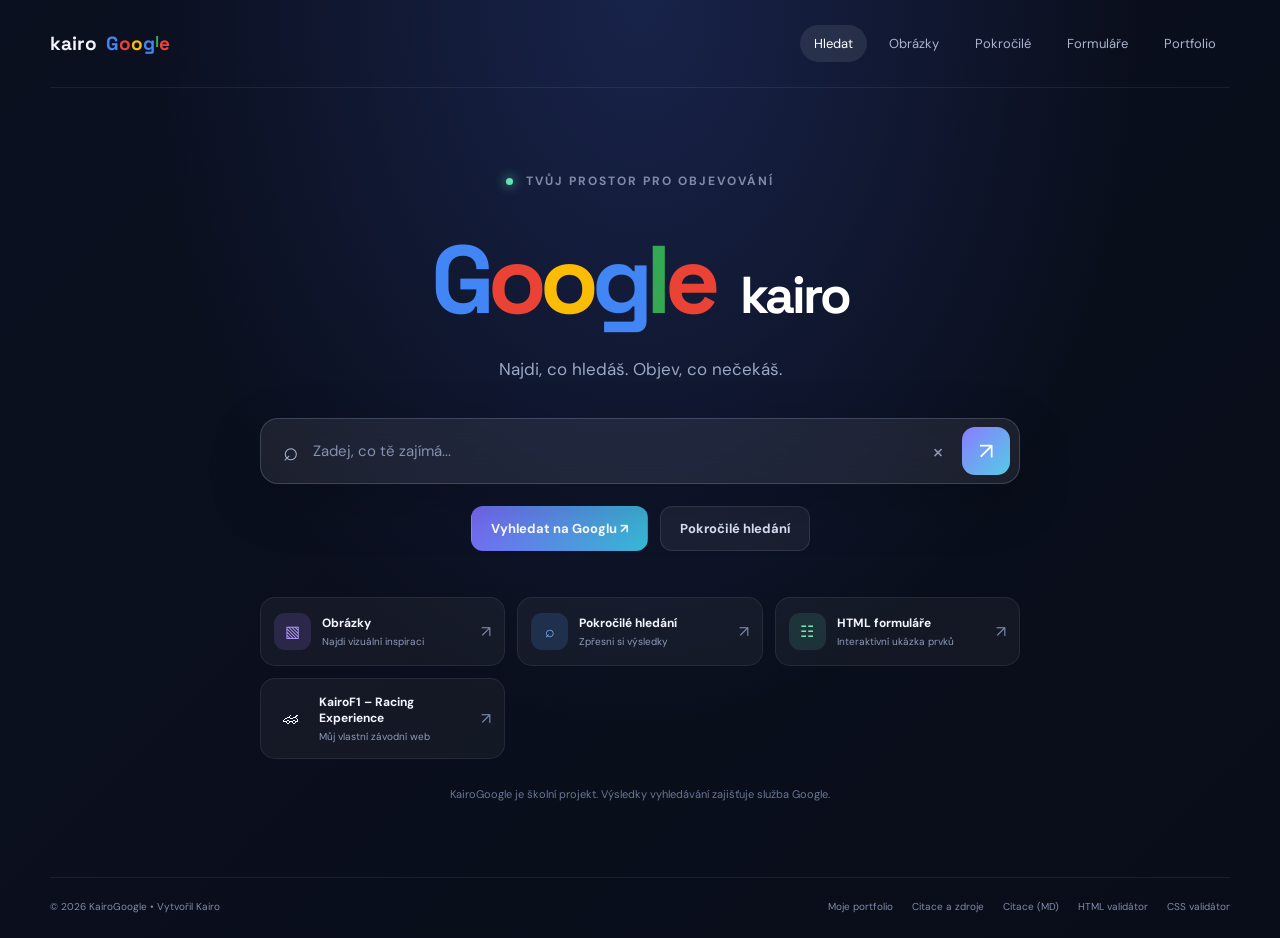
<file: index.html>
<!DOCTYPE html>
<html lang="cs">
<head>
    <meta charset="UTF-8">
    <meta name="viewport" content="width=device-width, initial-scale=1.0">
    <meta name="description" content="KairoGoogle – moderní vyhledávání na internetu.">
    <title>KairoGoogle – Moderní vyhledávání</title>

    <link rel="preconnect" href="https://fonts.googleapis.com">
    <link rel="preconnect" href="https://fonts.gstatic.com" crossorigin>
    <link href="https://fonts.googleapis.com/css2?family=DM+Sans:wght@400;500;600;700;800&family=Space+Grotesk:wght@500;600;700&display=swap" rel="stylesheet">

    <link rel="stylesheet" href="style.css">
</head>
<body>

    <header class="topbar">
        <a href="index.html" class="wordmark">
            <span class="kairo">kairo</span>
            <span class="google-letters">
                <i>G</i><b>o</b><em>o</em><strong>g</strong><small>l</small><u>e</u>
            </span>
        </a>

        <nav>
            <a class="active" href="index.html">Hledat</a>
            <a href="images.html">Obrázky</a>
            <a href="advanced.html">Pokročilé</a>
            <a href="forms.html">Formuláře</a>
            <a href="portfolio.html">Portfolio</a>
        </nav>
    </header>

    <main class="home">

        <div class="eyebrow">
            <span class="pulse"></span>
            TVŮJ PROSTOR PRO OBJEVOVÁNÍ
        </div>

        <h1 class="main-logo">
            <span class="g-blue">G</span><span class="g-red">o</span><span class="g-yellow">o</span><span class="g-blue">g</span><span class="g-green">l</span><span class="g-red">e</span>
            <span class="kairo-word">kairo</span>
        </h1>

        <p class="tagline">
            Najdi, co hledáš. Objev, co nečekáš.
        </p>

        <form class="searchbar" action="https://www.google.com/search" method="get">

            <label class="visually-hidden" for="q">
                Vyhledávaný výraz
            </label>

            <span class="search-symbol">⌕</span>

            <input
                id="q"
                name="q"
                type="search"
                placeholder="Zadej, co tě zajímá..."
                required
            >

            <button class="clear-btn" type="reset" aria-label="Vymazat">
                ×
            </button>

            <button class="go-btn" type="submit" aria-label="Vyhledat">
                ↗
            </button>

        </form>

        <div class="home-actions">
            <button class="button button-primary" id="search-button" type="button">
                Vyhledat na Googlu ↗
            </button>

            <a class="button button-soft" href="advanced.html">
                Pokročilé hledání
            </a>
        </div>

        <section class="shortcuts">

            <a class="shortcut" href="images.html">
                <span class="shortcut-icon purple">▧</span>
                <span>
                    <b>Obrázky</b>
                    <small>Najdi vizuální inspiraci</small>
                </span>
                <span class="arrow">↗</span>
            </a>

            <a class="shortcut" href="advanced.html">
                <span class="shortcut-icon blue">⌕</span>
                <span>
                    <b>Pokročilé hledání</b>
                    <small>Zpřesni si výsledky</small>
                </span>
                <span class="arrow">↗</span>
            </a>

            <a class="shortcut" href="forms.html">
                <span class="shortcut-icon green">☷</span>
                <span>
                    <b>HTML formuláře</b>
                    <small>Interaktivní ukázka prvků</small>
                </span>
                <span class="arrow">↗</span>
            </a>

            <a class="shortcut" href="https://kairo2011.github.io/KairoF1/" target="_blank" rel="noopener noreferrer">
                <span class="shortcut-icon red">🏎</span>
                <span>
                    <b>KairoF1 – Racing Experience</b>
                    <small>Můj vlastní závodní web</small>
                </span>
                <span class="arrow">↗</span>
            </a>

        </section>

        <p class="disclaimer">
            KairoGoogle je školní projekt.
            Výsledky vyhledávání zajišťuje služba Google.
        </p>

    </main>

    <footer class="footer">

        <span>
            © 2026 KairoGoogle • Vytvořil Kairo
        </span>

        <div>
            <a href="portfolio.html">Moje portfolio</a>
            <a href="citace.html">Citace a zdroje</a>
            <a href="citace.md">Citace (MD)</a>

            <a target="_blank" rel="noopener noreferrer"
               href="https://validator.w3.org/nu/?doc=https%3A%2F%2Fkairo2011.github.io%2Fgooglesearch%2Findex.html">
                HTML validátor
            </a>

            <a target="_blank" rel="noopener noreferrer"
               href="https://jigsaw.w3.org/css-validator/validator?uri=https%3A%2F%2Fkairo2011.github.io%2Fgooglesearch%2Fstyle.css">
                CSS validátor
            </a>
        </div>

    </footer>

    <script src="script.js"></script>

</body>
</html>
</file>
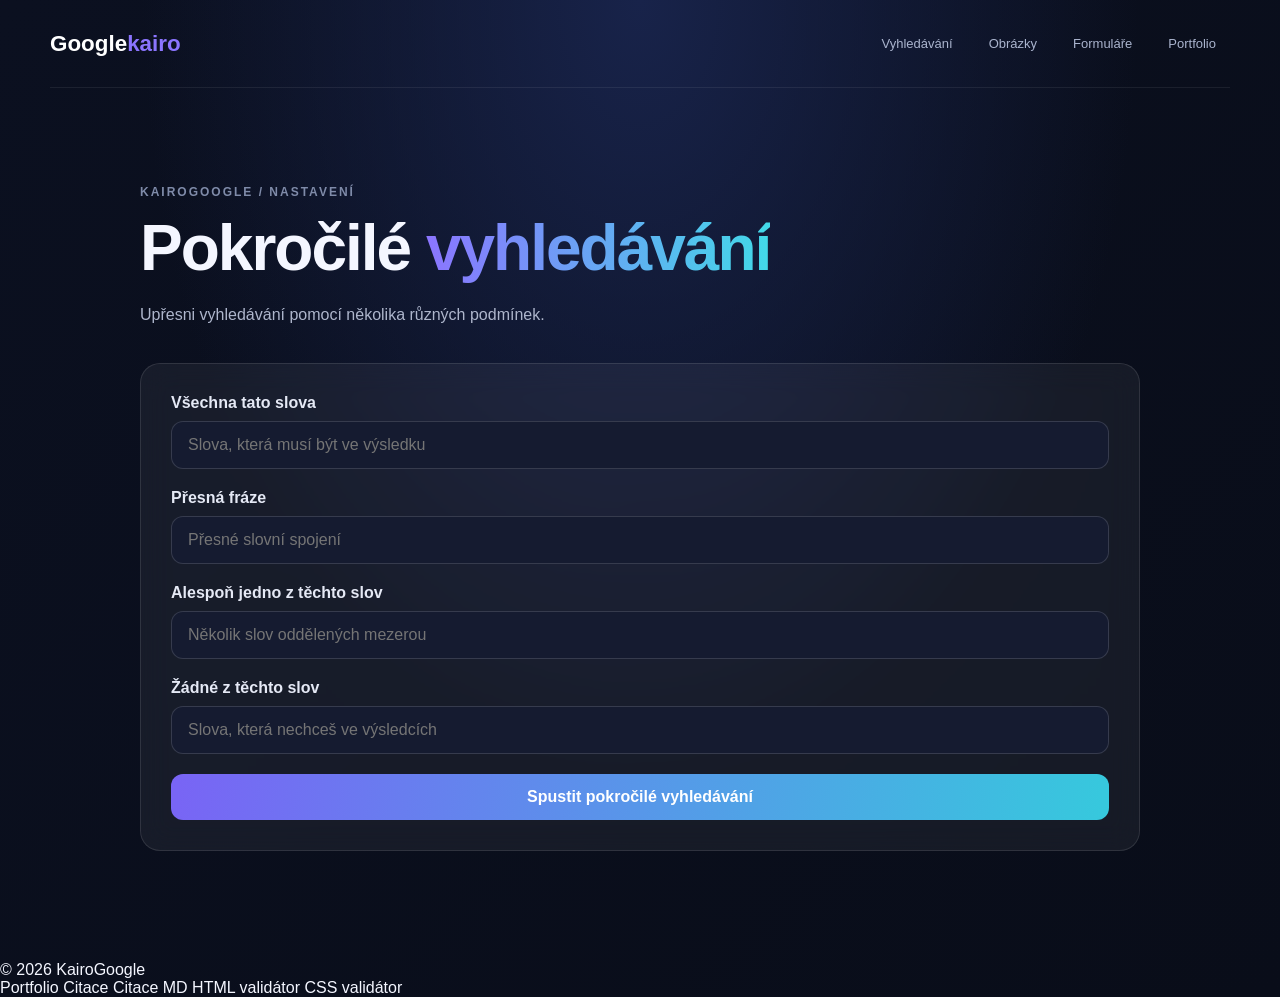
<file: advanced.html>
<!DOCTYPE html>
<html lang="cs">
<head>
    <meta charset="UTF-8">
    <meta name="viewport" content="width=device-width, initial-scale=1.0">
    <meta name="description" content="Pokročilé vyhledávání KairoGoogle.">
    <title>Pokročilé vyhledávání | KairoGoogle</title>
    <link rel="stylesheet" href="style.css">
</head>
<body>
    <header class="topbar">
        <a class="brand-small" href="index.html">Google<span>kairo</span></a>
        <nav>
            <a href="index.html">Vyhledávání</a>
            <a href="images.html">Obrázky</a>
            <a href="forms.html">Formuláře</a>
            <a href="portfolio.html">Portfolio</a>
        </nav>
    </header>

    <main class="content-page">
        <section class="page-heading">
            <p class="eyebrow">KAIROGOOGLE / NASTAVENÍ</p>
            <h1>Pokročilé <span>vyhledávání</span></h1>
            <p>Upřesni vyhledávání pomocí několika různých podmínek.</p>
        </section>

        <section class="glass-panel">
            <form action="https://www.google.com/search" method="get" class="advanced-form">
                <div class="form-field">
                    <label for="all-words">Všechna tato slova</label>
                    <input id="all-words" type="text" name="as_q"
                           placeholder="Slova, která musí být ve výsledku">
                </div>

                <div class="form-field">
                    <label for="exact-phrase">Přesná fráze</label>
                    <input id="exact-phrase" type="text" name="as_epq"
                           placeholder="Přesné slovní spojení">
                </div>

                <div class="form-field">
                    <label for="any-words">Alespoň jedno z těchto slov</label>
                    <input id="any-words" type="text" name="as_oq"
                           placeholder="Několik slov oddělených mezerou">
                </div>

                <div class="form-field">
                    <label for="excluded-words">Žádné z těchto slov</label>
                    <input id="excluded-words" type="text" name="as_eq"
                           placeholder="Slova, která nechceš ve výsledcích">
                </div>

                <button type="submit" class="primary-button">Spustit pokročilé vyhledávání</button>
            </form>
        </section>
    </main>

    <footer class="site-footer">
        <span>© 2026 KairoGoogle</span>
        <div>
            <a href="portfolio.html">Portfolio</a>
            <a href="citace.html">Citace</a>
            <a href="citace.md">Citace MD</a>
            <a href="https://validator.w3.org/nu/?doc=https%3A%2F%2Fkairo2011.github.io%2Fgooglesearch%2Fadvanced.html">HTML validátor</a>
            <a href="https://jigsaw.w3.org/css-validator/validator?uri=https%3A%2F%2Fkairo2011.github.io%2Fgooglesearch%2Fstyle.css">CSS validátor</a>
        </div>
    </footer>
</body>
</html>
</file>
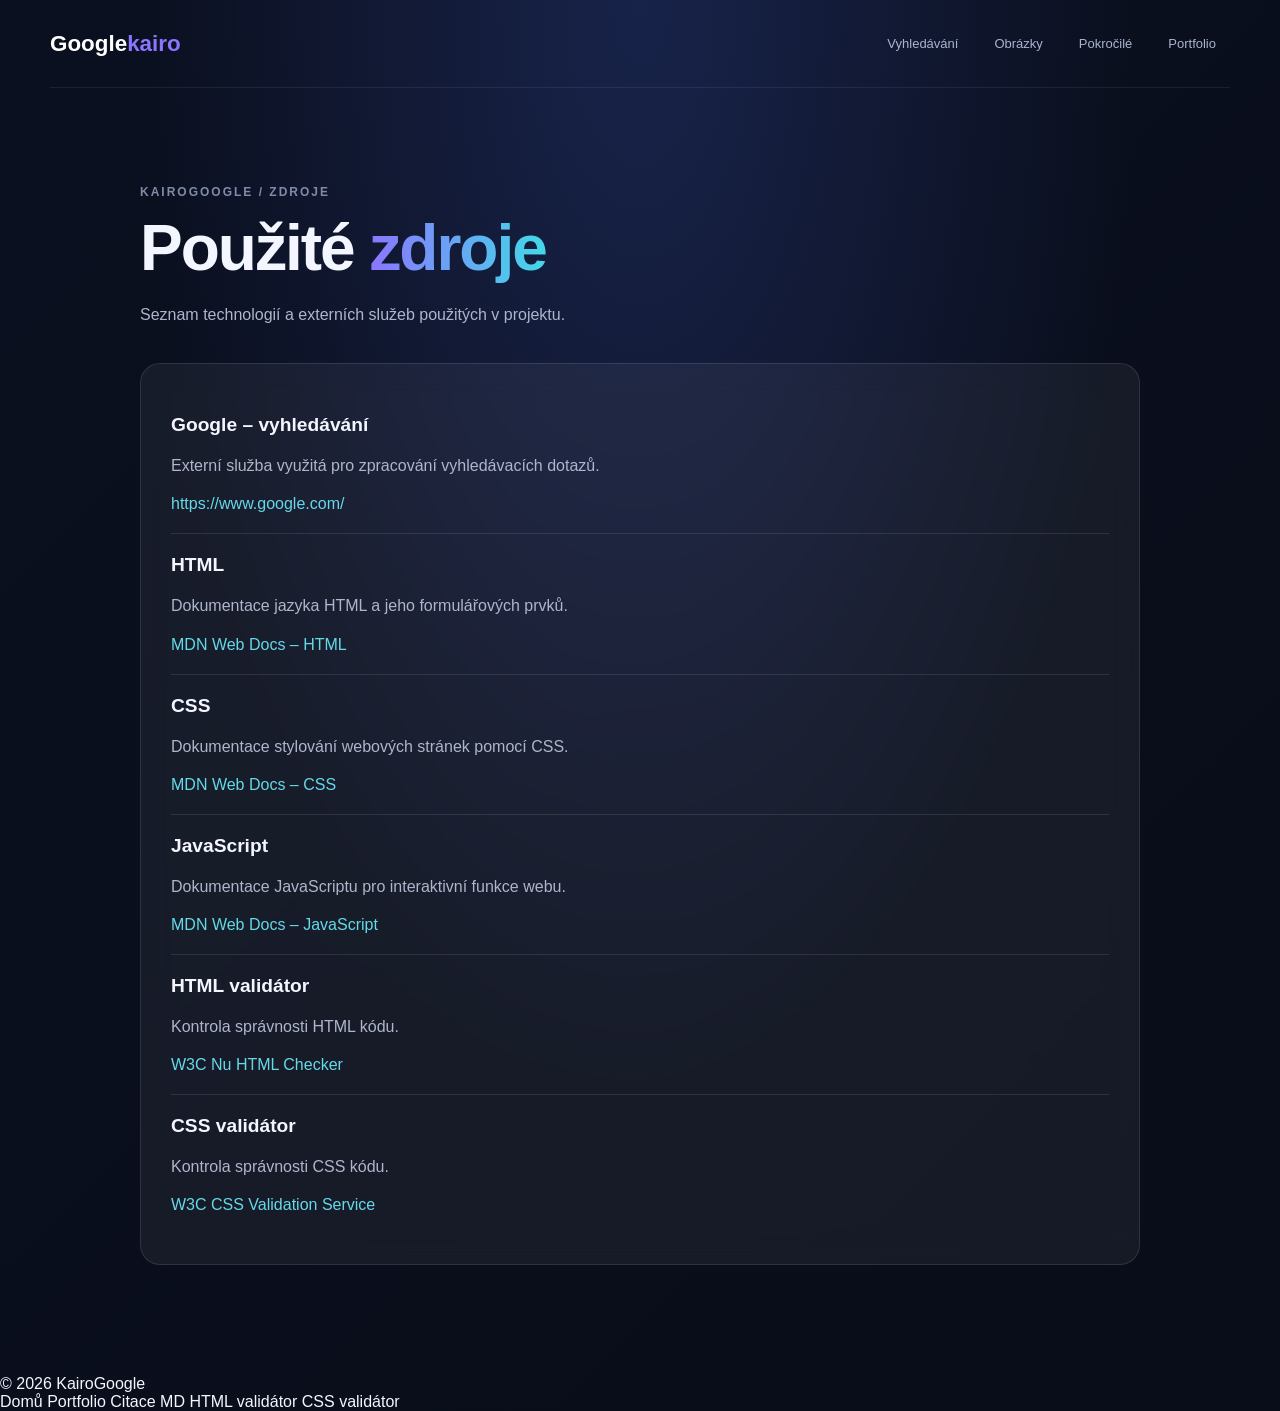
<file: citace.html>
<!DOCTYPE html>
<html lang="cs">
<head>
    <meta charset="UTF-8">
    <meta name="viewport" content="width=device-width, initial-scale=1.0">
    <meta name="description" content="Zdroje a citace projektu KairoGoogle.">
    <title>Citace | KairoGoogle</title>
    <link rel="stylesheet" href="style.css">
</head>
<body>
    <header class="topbar">
        <a class="brand-small" href="index.html">Google<span>kairo</span></a>
        <nav>
            <a href="index.html">Vyhledávání</a>
            <a href="images.html">Obrázky</a>
            <a href="advanced.html">Pokročilé</a>
            <a href="portfolio.html">Portfolio</a>
        </nav>
    </header>

    <main class="content-page">
        <section class="page-heading">
            <p class="eyebrow">KAIROGOOGLE / ZDROJE</p>
            <h1>Použité <span>zdroje</span></h1>
            <p>Seznam technologií a externích služeb použitých v projektu.</p>
        </section>

        <section class="glass-panel">
            <div class="citation-item">
                <h2>Google – vyhledávání</h2>
                <p>Externí služba využitá pro zpracování vyhledávacích dotazů.</p>
                <a href="https://www.google.com/" target="_blank" rel="noopener noreferrer">https://www.google.com/</a>
            </div>

            <div class="citation-item">
                <h2>HTML</h2>
                <p>Dokumentace jazyka HTML a jeho formulářových prvků.</p>
                <a href="https://developer.mozilla.org/en-US/docs/Web/HTML" target="_blank" rel="noopener noreferrer">MDN Web Docs – HTML</a>
            </div>

            <div class="citation-item">
                <h2>CSS</h2>
                <p>Dokumentace stylování webových stránek pomocí CSS.</p>
                <a href="https://developer.mozilla.org/en-US/docs/Web/CSS" target="_blank" rel="noopener noreferrer">MDN Web Docs – CSS</a>
            </div>

            <div class="citation-item">
                <h2>JavaScript</h2>
                <p>Dokumentace JavaScriptu pro interaktivní funkce webu.</p>
                <a href="https://developer.mozilla.org/en-US/docs/Web/JavaScript" target="_blank" rel="noopener noreferrer">MDN Web Docs – JavaScript</a>
            </div>

            <div class="citation-item">
                <h2>HTML validátor</h2>
                <p>Kontrola správnosti HTML kódu.</p>
                <a href="https://validator.w3.org/nu/" target="_blank" rel="noopener noreferrer">W3C Nu HTML Checker</a>
            </div>

            <div class="citation-item">
                <h2>CSS validátor</h2>
                <p>Kontrola správnosti CSS kódu.</p>
                <a href="https://jigsaw.w3.org/css-validator/" target="_blank" rel="noopener noreferrer">W3C CSS Validation Service</a>
            </div>
        </section>
    </main>

    <footer class="site-footer">
        <span>© 2026 KairoGoogle</span>
        <div>
            <a href="index.html">Domů</a>
            <a href="portfolio.html">Portfolio</a>
            <a href="citace.md">Citace MD</a>
            <a href="https://validator.w3.org/nu/?doc=https%3A%2F%2Fkairo2011.github.io%2Fgooglesearch%2Fcitace.html">HTML validátor</a>
            <a href="https://jigsaw.w3.org/css-validator/validator?uri=https%3A%2F%2Fkairo2011.github.io%2Fgooglesearch%2Fstyle.css">CSS validátor</a>
        </div>
    </footer>
</body>
</html>
</file>
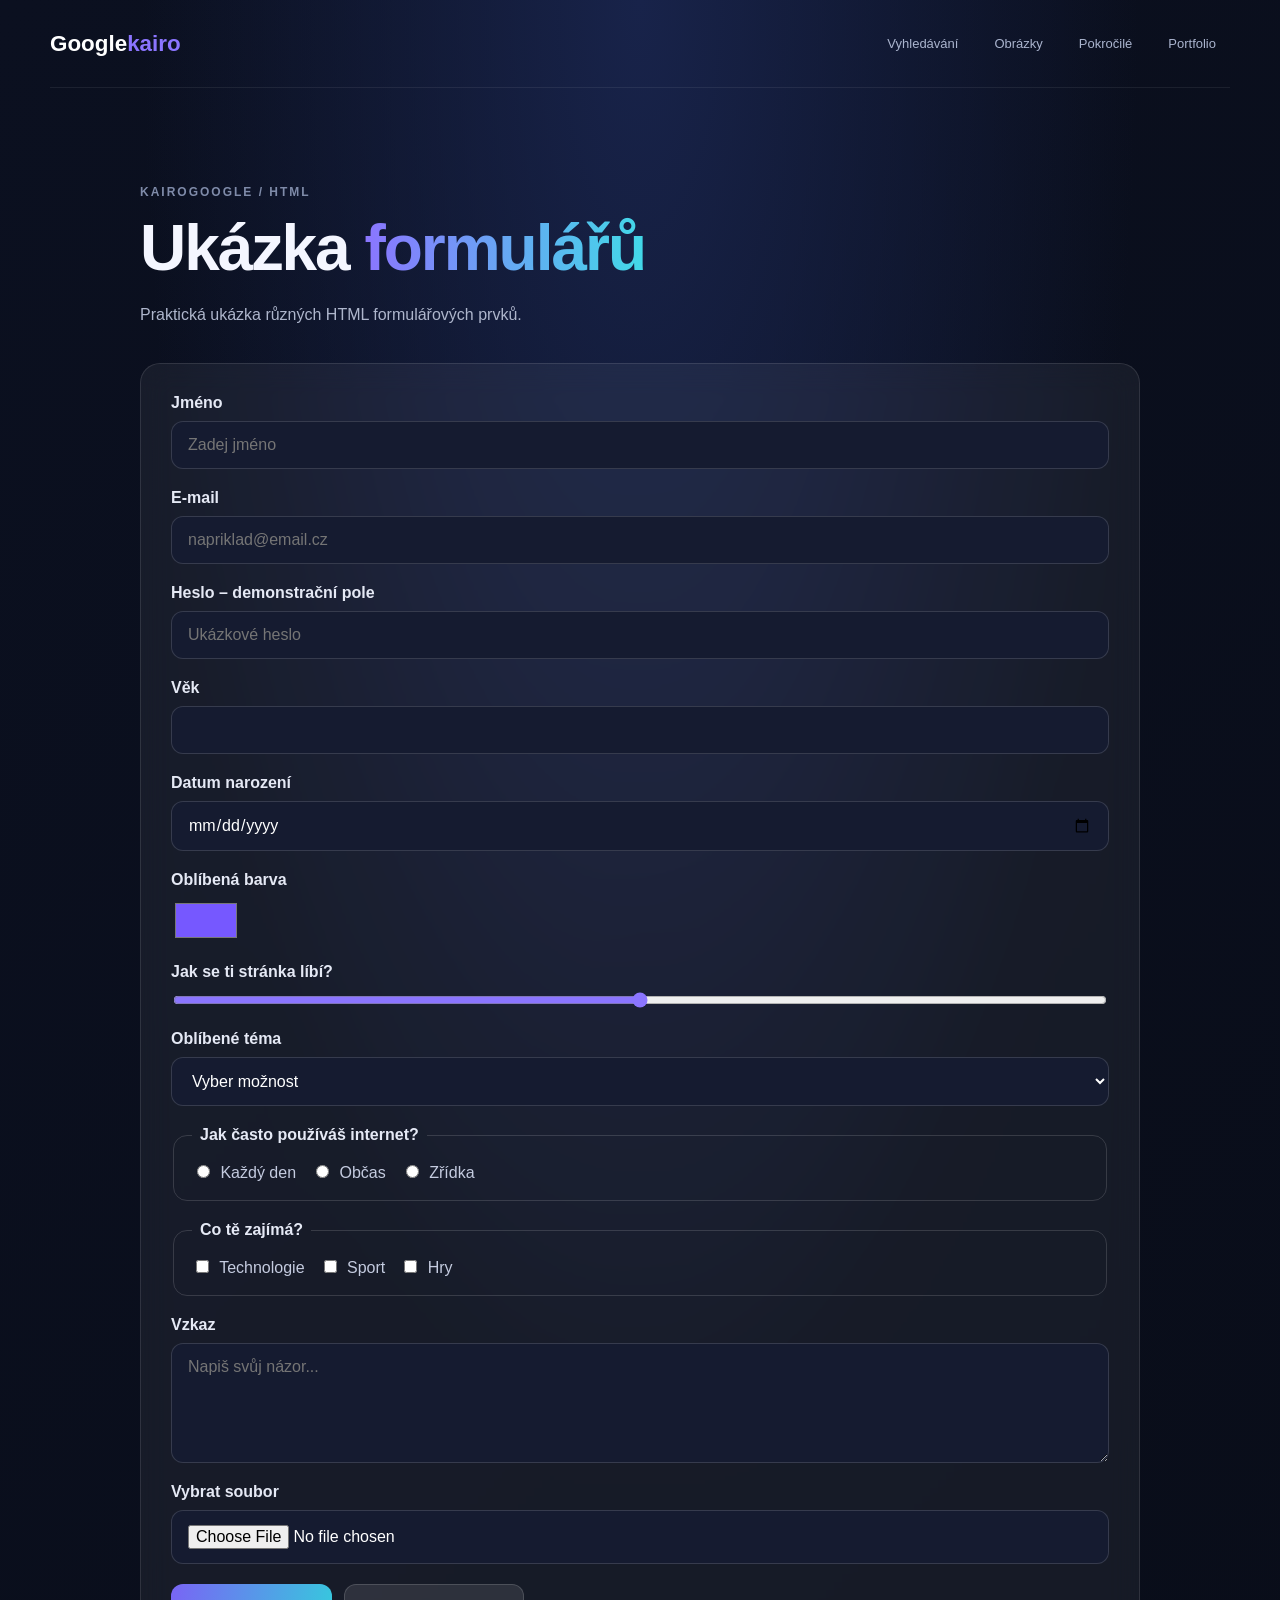
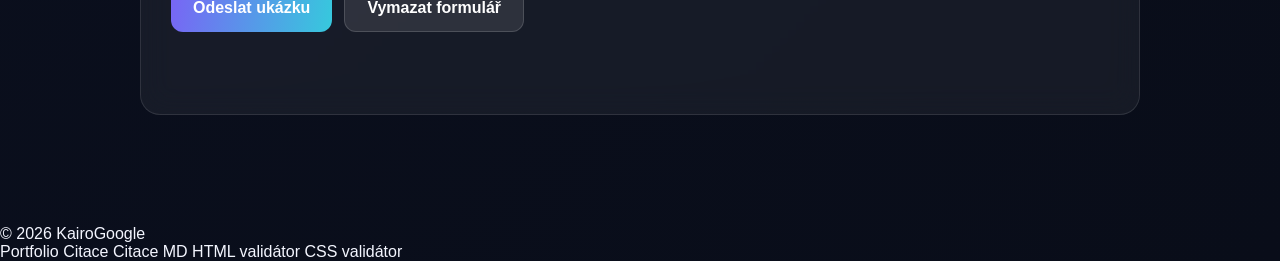
<file: forms.html>
<!DOCTYPE html>
<html lang="cs">
<head>
    <meta charset="UTF-8">
    <meta name="viewport" content="width=device-width, initial-scale=1.0">
    <meta name="description" content="Ukázka HTML formulářových prvků na KairoGoogle.">
    <title>HTML formuláře | KairoGoogle</title>
    <link rel="stylesheet" href="style.css">
    <script src="forms.js" defer></script>
</head>
<body>
    <header class="topbar">
        <a class="brand-small" href="index.html">Google<span>kairo</span></a>
        <nav>
            <a href="index.html">Vyhledávání</a>
            <a href="images.html">Obrázky</a>
            <a href="advanced.html">Pokročilé</a>
            <a href="portfolio.html">Portfolio</a>
        </nav>
    </header>

    <main class="content-page">
        <section class="page-heading">
            <p class="eyebrow">KAIROGOOGLE / HTML</p>
            <h1>Ukázka <span>formulářů</span></h1>
            <p>Praktická ukázka různých HTML formulářových prvků.</p>
        </section>

        <section class="glass-panel">
            <form id="demo-form" class="advanced-form">
                <div class="form-field">
                    <label for="fullname">Jméno</label>
                    <input type="text" id="fullname" name="fullname"
                           placeholder="Zadej jméno" required>
                </div>

                <div class="form-field">
                    <label for="email">E-mail</label>
                    <input type="email" id="email" name="email"
                           placeholder="napriklad@email.cz" required>
                </div>

                <div class="form-field">
                    <label for="password">Heslo – demonstrační pole</label>
                    <input type="password" id="password" name="password"
                           placeholder="Ukázkové heslo">
                </div>

                <div class="form-field">
                    <label for="age">Věk</label>
                    <input type="number" id="age" name="age" min="1" max="120">
                </div>

                <div class="form-field">
                    <label for="birthday">Datum narození</label>
                    <input type="date" id="birthday" name="birthday">
                </div>

                <div class="form-field">
                    <label for="color">Oblíbená barva</label>
                    <input type="color" id="color" name="color" value="#7658ff">
                </div>

                <div class="form-field">
                    <label for="satisfaction">Jak se ti stránka líbí?</label>
                    <input type="range" id="satisfaction" name="satisfaction"
                           min="0" max="10" value="5">
                </div>

                <div class="form-field">
                    <label for="topic">Oblíbené téma</label>
                    <select id="topic" name="topic">
                        <option value="">Vyber možnost</option>
                        <option value="technology">Technologie</option>
                        <option value="sport">Sport</option>
                        <option value="games">Hry</option>
                        <option value="science">Věda</option>
                    </select>
                </div>

                <fieldset class="choice-group">
                    <legend>Jak často používáš internet?</legend>
                    <label><input type="radio" name="frequency" value="daily"> Každý den</label>
                    <label><input type="radio" name="frequency" value="sometimes"> Občas</label>
                    <label><input type="radio" name="frequency" value="rarely"> Zřídka</label>
                </fieldset>

                <fieldset class="choice-group">
                    <legend>Co tě zajímá?</legend>
                    <label><input type="checkbox" name="interests" value="technology"> Technologie</label>
                    <label><input type="checkbox" name="interests" value="sport"> Sport</label>
                    <label><input type="checkbox" name="interests" value="games"> Hry</label>
                </fieldset>

                <div class="form-field">
                    <label for="message">Vzkaz</label>
                    <textarea id="message" name="message" rows="5"
                              placeholder="Napiš svůj názor..."></textarea>
                </div>

                <div class="form-field">
                    <label for="file">Vybrat soubor</label>
                    <input type="file" id="file" name="file">
                </div>

                <div class="form-actions">
                    <button type="submit" class="primary-button">Odeslat ukázku</button>
                    <button type="reset" class="secondary-button">Vymazat formulář</button>
                </div>

                <p id="form-result" class="form-result" aria-live="polite"></p>
            </form>
        </section>
    </main>

    <footer class="site-footer">
        <span>© 2026 KairoGoogle</span>
        <div>
            <a href="portfolio.html">Portfolio</a>
            <a href="citace.html">Citace</a>
            <a href="citace.md">Citace MD</a>
            <a href="https://validator.w3.org/nu/?doc=https%3A%2F%2Fkairo2011.github.io%2Fgooglesearch%2Fforms.html">HTML validátor</a>
            <a href="https://jigsaw.w3.org/css-validator/validator?uri=https%3A%2F%2Fkairo2011.github.io%2Fgooglesearch%2Fstyle.css">CSS validátor</a>
        </div>
    </footer>
</body>
</html>
</file>
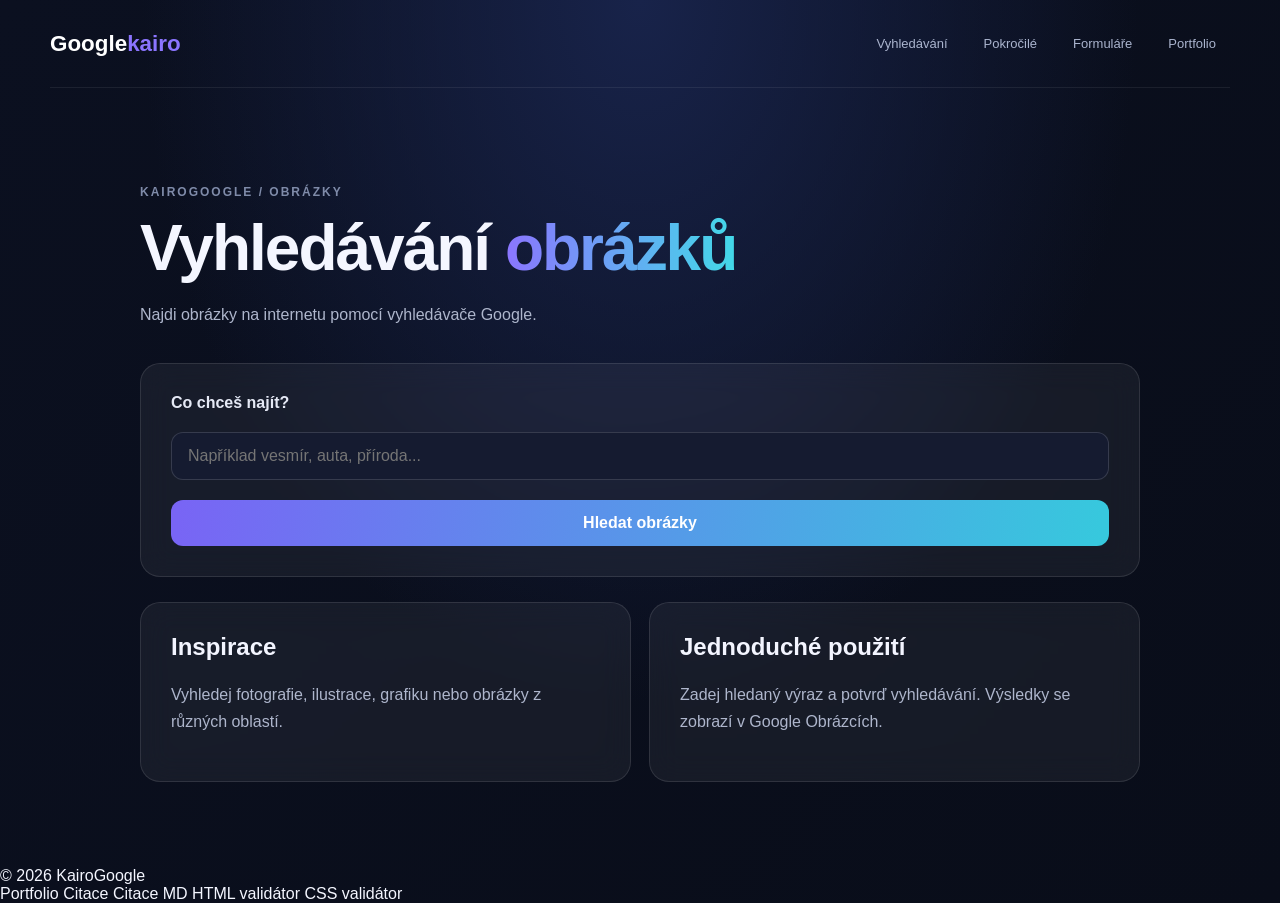
<file: images.html>
<!DOCTYPE html>
<html lang="cs">
<head>
    <meta charset="UTF-8">
    <meta name="viewport" content="width=device-width, initial-scale=1.0">
    <meta name="description" content="KairoGoogle – vyhledávání obrázků.">
    <title>Vyhledávání obrázků | KairoGoogle</title>
    <link rel="stylesheet" href="style.css">
</head>
<body>
    <header class="topbar">
        <a class="brand-small" href="index.html">Google<span>kairo</span></a>
        <nav>
            <a href="index.html">Vyhledávání</a>
            <a href="advanced.html">Pokročilé</a>
            <a href="forms.html">Formuláře</a>
            <a href="portfolio.html">Portfolio</a>
        </nav>
    </header>

    <main class="content-page">
        <section class="page-heading">
            <p class="eyebrow">KAIROGOOGLE / OBRÁZKY</p>
            <h1>Vyhledávání <span>obrázků</span></h1>
            <p>Najdi obrázky na internetu pomocí vyhledávače Google.</p>
        </section>

        <section class="glass-panel">
            <form action="https://www.google.com/search" method="get" class="search-form">
                <input type="hidden" name="tbm" value="isch">
                <label for="image-query">Co chceš najít?</label>
                <input id="image-query" type="search" name="q"
                       placeholder="Například vesmír, auta, příroda..." required>
                <button type="submit" class="primary-button">Hledat obrázky</button>
            </form>
        </section>

        <section class="info-grid">
            <article class="info-card">
                <h2>Inspirace</h2>
                <p>Vyhledej fotografie, ilustrace, grafiku nebo obrázky z různých oblastí.</p>
            </article>
            <article class="info-card">
                <h2>Jednoduché použití</h2>
                <p>Zadej hledaný výraz a potvrď vyhledávání. Výsledky se zobrazí v Google Obrázcích.</p>
            </article>
        </section>
    </main>

    <footer class="site-footer">
        <span>© 2026 KairoGoogle</span>
        <div>
            <a href="portfolio.html">Portfolio</a>
            <a href="citace.html">Citace</a>
            <a href="citace.md">Citace MD</a>
            <a href="https://validator.w3.org/nu/?doc=https%3A%2F%2Fkairo2011.github.io%2Fgooglesearch%2Fimages.html">HTML validátor</a>
            <a href="https://jigsaw.w3.org/css-validator/validator?uri=https%3A%2F%2Fkairo2011.github.io%2Fgooglesearch%2Fstyle.css">CSS validátor</a>
        </div>
    </footer>
</body>
</html>
</file>
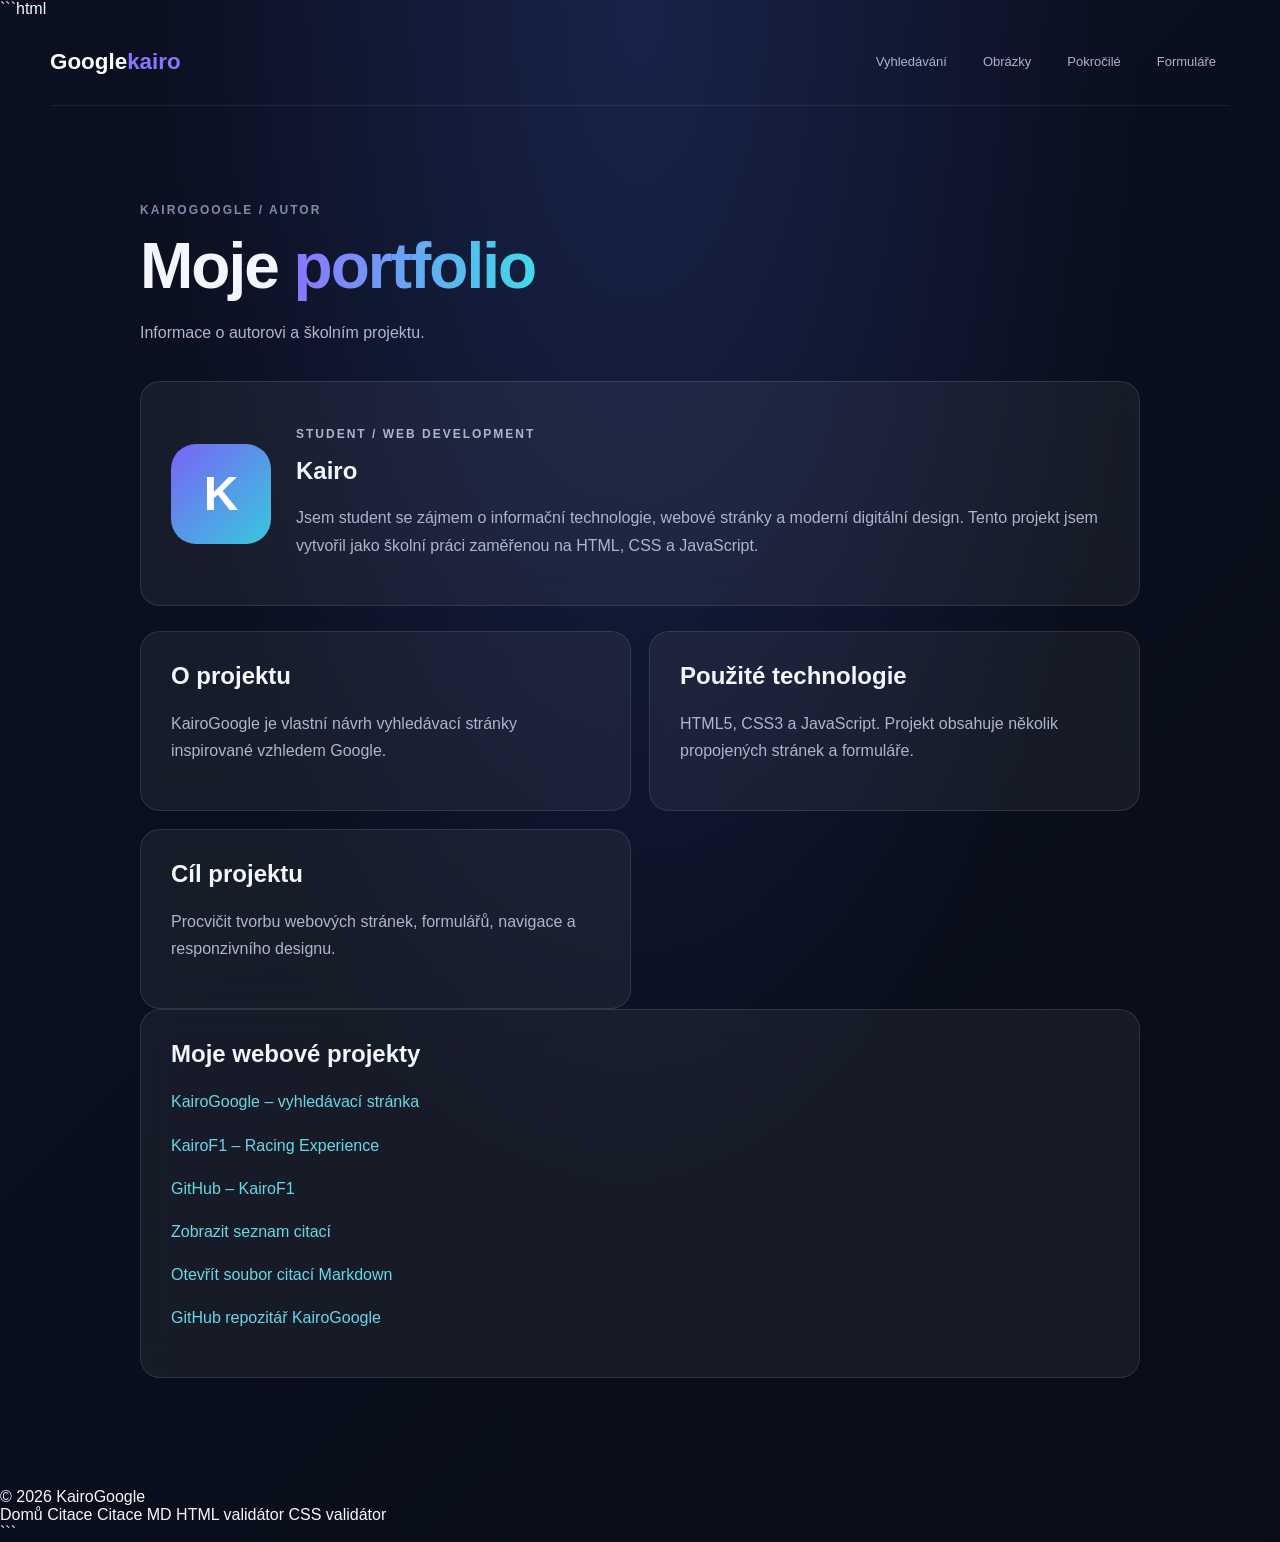
<file: portfolio.html>
```html
<!DOCTYPE html>
<html lang="cs">
<head>
    <meta charset="UTF-8">
    <meta name="viewport" content="width=device-width, initial-scale=1.0">
    <meta name="description" content="Portfolio autora projektu KairoGoogle.">
    <title>Portfolio | KairoGoogle</title>
    <link rel="stylesheet" href="style.css">
</head>
<body>
    <header class="topbar">
        <a class="brand-small" href="index.html">Google<span>kairo</span></a>
        <nav>
            <a href="index.html">Vyhledávání</a>
            <a href="images.html">Obrázky</a>
            <a href="advanced.html">Pokročilé</a>
            <a href="forms.html">Formuláře</a>
        </nav>
    </header>

    <main class="content-page">
        <section class="page-heading">
            <p class="eyebrow">KAIROGOOGLE / AUTOR</p>
            <h1>Moje <span>portfolio</span></h1>
            <p>Informace o autorovi a školním projektu.</p>
        </section>

        <section class="glass-panel portfolio-intro">
            <div class="portfolio-avatar">K</div>
            <div>
                <p class="eyebrow">STUDENT / WEB DEVELOPMENT</p>
                <h2>Kairo</h2>
                <p>
                    Jsem student se zájmem o informační technologie,
                    webové stránky a moderní digitální design.
                    Tento projekt jsem vytvořil jako školní práci
                    zaměřenou na HTML, CSS a JavaScript.
                </p>
            </div>
        </section>

        <section class="info-grid">
            <article class="info-card">
                <h2>O projektu</h2>
                <p>KairoGoogle je vlastní návrh vyhledávací stránky inspirované vzhledem Google.</p>
            </article>

            <article class="info-card">
                <h2>Použité technologie</h2>
                <p>HTML5, CSS3 a JavaScript. Projekt obsahuje několik propojených stránek a formuláře.</p>
            </article>

            <article class="info-card">
                <h2>Cíl projektu</h2>
                <p>Procvičit tvorbu webových stránek, formulářů, navigace a responzivního designu.</p>
            </article>
        </section>

        <section class="glass-panel">
            <h2>Moje webové projekty</h2>
            <p>
                <a href="index.html">KairoGoogle – vyhledávací stránka</a>
            </p>
            <p>
                <a href="https://kairo2011.github.io/KairoF1/" target="_blank" rel="noopener noreferrer">
                    KairoF1 – Racing Experience
                </a>
            </p>
            <p>
                <a href="https://github.com/Kairo2011/KairoF1" target="_blank" rel="noopener noreferrer">
                    GitHub – KairoF1
                </a>
            </p>
            <p><a href="citace.html">Zobrazit seznam citací</a></p>
            <p><a href="citace.md">Otevřít soubor citací Markdown</a></p>
            <p>
                <a href="https://github.com/Kairo2011/googlesearch" target="_blank" rel="noopener noreferrer">
                    GitHub repozitář KairoGoogle
                </a>
            </p>
        </section>
    </main>

    <footer class="site-footer">
        <span>© 2026 KairoGoogle</span>
        <div>
            <a href="index.html">Domů</a>
            <a href="citace.html">Citace</a>
            <a href="citace.md">Citace MD</a>
            <a href="https://validator.w3.org/nu/?doc=https%3A%2F%2Fkairo2011.github.io%2Fgooglesearch%2Fportfolio.html">HTML validátor</a>
            <a href="https://jigsaw.w3.org/css-validator/validator?uri=https%3A%2F%2Fkairo2011.github.io%2Fgooglesearch%2Fstyle.css">CSS validátor</a>
        </div>
    </footer>
</body>
</html>
```
</file>
<file: style.css>
:root {
    --bg: #0b1020;
    --panel: rgba(20, 28, 51, 0.85);
    --text: #f4f6ff;
    --muted: #9ba8c5;
    --purple: #8b7cff;
    --cyan: #54d6e8;
}

* {
    box-sizing: border-box;
}

html {
    scroll-behavior: smooth;
}

body {
    margin: 0;
    min-height: 100vh;
    background:
        radial-gradient(ellipse at 50% 0%, #18234a, transparent 55%),
        linear-gradient(135deg, #0b1020, #090d19);
    color: var(--text);
    font-family: "DM Sans", sans-serif;
    display: flex;
    flex-direction: column;
    overflow-x: hidden;
}

a {
    color: inherit;
    text-decoration: none;
}

button,
input {
    font: inherit;
}

/* HEADER */

.topbar {
    width: min(1180px, calc(100% - 48px));
    height: 88px;
    margin: auto;
    display: flex;
    justify-content: space-between;
    align-items: center;
    border-bottom: 1px solid rgba(255,255,255,0.07);
}

.wordmark {
    display: flex;
    align-items: center;
    gap: 9px;
    font-family: "Space Grotesk";
    font-size: 19px;
    font-weight: 700;
}

.google-letters {
    display: flex;
}

.google-letters i,
.g-blue {
    color: #4285f4;
    font-style: normal;
}

.google-letters b,
.g-red {
    color: #ea4335;
}

.google-letters em,
.g-yellow {
    color: #fbbc05;
    font-style: normal;
}

.google-letters strong {
    color: #4285f4;
}

.google-letters small,
.g-green {
    color: #34a853;
}

.google-letters u {
    color: #ea4335;
    text-decoration: none;
}

.topbar nav {
    display: flex;
    gap: 8px;
}

.topbar nav a {
    color: #aab4ce;
    padding: 10px 14px;
    border-radius: 30px;
    font-size: 13px;
    transition: 0.2s;
}

.topbar nav a:hover,
.topbar nav a.active {
    color: white;
    background: rgba(255,255,255,0.09);
}

/* MAIN PAGE */

.home {
    width: min(760px, calc(100% - 36px));
    margin: auto;
    padding: 85px 0 65px;
    text-align: center;
}

.eyebrow {
    color: #aab6d4;
    font-size: 10px;
    letter-spacing: 2px;
    font-weight: 700;
}

.pulse {
    display: inline-block;
    width: 7px;
    height: 7px;
    background: #68e0b5;
    border-radius: 50%;
    box-shadow: 0 0 12px #68e0b5;
    margin-right: 8px;
}

.main-logo {
    font-family: "Space Grotesk";
    font-size: clamp(58px, 10vw, 96px);
    letter-spacing: -7px;
    margin: 30px 0 12px;
}

.kairo-word {
    font-size: 0.54em;
    letter-spacing: -3px;
    color: white;
    margin-left: 10px;
}

.tagline {
    color: var(--muted);
    font-size: 17px;
    margin-bottom: 38px;
}

/* SEARCH */

.searchbar {
    height: 66px;
    display: flex;
    align-items: center;
    gap: 12px;
    padding: 8px 9px 8px 22px;
    border: 1px solid rgba(195,207,245,0.2);
    border-radius: 18px;
    background: rgba(255,255,255,0.075);
    box-shadow: 0 18px 55px rgba(0,0,0,0.2);
    backdrop-filter: blur(16px);
    transition: 0.2s;
}

.searchbar:focus-within {
    border-color: var(--purple);
    box-shadow: 0 0 0 4px rgba(139,124,255,0.12);
}

.search-symbol {
    color: #a8b4d1;
    font-size: 26px;
}

.searchbar input {
    flex: 1;
    min-width: 0;
    border: none;
    outline: none;
    background: transparent;
    color: white;
    font-size: 15px;
}

.searchbar input::placeholder {
    color: #8491b0;
}

.go-btn {
    width: 48px;
    height: 48px;
    border: none;
    border-radius: 13px;
    background: linear-gradient(135deg, #8b7cff, #54cce5);
    color: white;
    font-size: 23px;
    cursor: pointer;
    transition: 0.2s;
}

.go-btn:hover {
    transform: translateY(-2px);
    filter: brightness(1.1);
}

.clear-btn {
    border: none;
    background: transparent;
    color: #8e9ab6;
    font-size: 22px;
    cursor: pointer;
}

/* BUTTONS */

.home-actions {
    display: flex;
    justify-content: center;
    gap: 12px;
    margin: 22px 0 46px;
}

.button {
    display: inline-flex;
    align-items: center;
    justify-content: center;
    padding: 13px 19px;
    border: 1px solid transparent;
    border-radius: 12px;
    font-size: 13px;
    font-weight: 700;
    cursor: pointer;
    transition: 0.2s;
}

.button-primary {
    background: linear-gradient(115deg, #7668f4, #36b9d5);
    color: white;
}

.button-primary:hover {
    transform: translateY(-2px);
    filter: brightness(1.1);
}

.button-soft {
    background: rgba(255,255,255,0.06);
    border-color: rgba(255,255,255,0.1);
    color: #dce3f8;
}

.button-soft:hover {
    background: rgba(255,255,255,0.11);
}

/* SHORTCUT CARDS */

.shortcuts {
    display: grid;
    grid-template-columns: repeat(3, 1fr);
    gap: 12px;
    text-align: left;
}

.shortcut {
    display: flex;
    align-items: center;
    gap: 11px;
    padding: 15px 13px;
    background: rgba(255,255,255,0.045);
    border: 1px solid rgba(255,255,255,0.075);
    border-radius: 15px;
    transition: 0.2s;
}

.shortcut:hover {
    transform: translateY(-3px);
    background: rgba(255,255,255,0.08);
    border-color: rgba(139,124,255,0.35);
}

.shortcut-icon {
    width: 37px;
    height: 37px;
    display: grid;
    place-items: center;
    border-radius: 11px;
}

.purple {
    background: rgba(157,120,255,0.16);
    color: #b9a2ff;
}

.blue {
    background: rgba(77,157,255,0.16);
    color: #85bcff;
}

.green {
    background: rgba(82,209,161,0.14);
    color: #7ce0b7;
}

.shortcut b,
.shortcut small {
    display: block;
}

.shortcut b {
    font-size: 12px;
}

.shortcut small {
    font-size: 10px;
    color: #8f9bb8;
    margin-top: 4px;
}

.arrow {
    margin-left: auto;
    color: #7785a8;
}

.disclaimer {
    color: #697795;
    font-size: 11px;
    margin-top: 28px;
}

/* FOOTER */

.footer {
    width: min(1180px, calc(100% - 48px));
    margin: 0 auto;
    padding: 22px 0 25px;
    border-top: 1px solid rgba(255,255,255,0.07);
    display: flex;
    justify-content: space-between;
    gap: 20px;
    color: #7f8ba8;
    font-size: 10px;
}

.footer div {
    display: flex;
    gap: 19px;
    flex-wrap: wrap;
}

.footer a:hover {
    color: white;
}

/* ACCESSIBILITY */

.visually-hidden {
    position: absolute;
    width: 1px;
    height: 1px;
    padding: 0;
    margin: -1px;
    overflow: hidden;
    clip: rect(0,0,0,0);
    white-space: nowrap;
    border: 0;
}

/* RESPONSIVE DESIGN */

@media (max-width: 760px) {
    .topbar {
        height: auto;
        padding: 20px 0;
        align-items: flex-start;
        flex-direction: column;
        gap: 18px;
    }

    .topbar nav {
        width: 100%;
        overflow-x: auto;
    }

    .shortcuts {
        grid-template-columns: 1fr;
    }

    .footer {
        flex-direction: column;
    }
}

@media (max-width: 480px) {
    .main-logo {
        font-size: 53px;
        letter-spacing: -4px;
    }

    .home-actions {
        flex-direction: column;
    }

    .searchbar {
        height: 59px;
        padding-left: 15px;
    }

    .go-btn {
        width: 42px;
        height: 42px;
    }
}

/* ===== DALŠÍ STRÁNKY ===== */

.content-page {
    width: min(1000px, 90%);
    margin: 85px auto;
    min-height: 65vh;
}

.page-heading {
    margin-bottom: 35px;
}

.page-heading h1 {
    font-size: clamp(2.3rem, 6vw, 4rem);
    letter-spacing: -2px;
    margin: 12px 0;
}

.page-heading h1 span {
    background: linear-gradient(90deg, #8b75ff, #42d9e8);
    -webkit-background-clip: text;
    background-clip: text;
    color: transparent;
}

.page-heading > p:last-child {
    color: #aeb6cc;
    line-height: 1.7;
}

.eyebrow {
    color: #7f8ba9;
    font-size: 0.75rem;
    font-weight: 700;
    letter-spacing: 2px;
}

.glass-panel,
.info-card {
    background: rgba(255, 255, 255, 0.055);
    border: 1px solid rgba(255, 255, 255, 0.11);
    border-radius: 20px;
    padding: 30px;
    backdrop-filter: blur(15px);
}

.glass-panel {
    margin-bottom: 25px;
}

.search-form,
.advanced-form {
    display: flex;
    flex-direction: column;
    gap: 20px;
}

.search-form label,
.form-field label {
    color: #e5e9f5;
    font-weight: 600;
}

.search-form input,
.form-field input:not([type="checkbox"]):not([type="radio"]):not([type="color"]):not([type="range"]),
.form-field select,
.form-field textarea {
    width: 100%;
    padding: 14px 16px;
    border-radius: 12px;
    border: 1px solid rgba(255, 255, 255, 0.14);
    background: #151b30;
    color: #fff;
    font: inherit;
    outline: none;
}

.search-form input:focus,
.form-field input:focus,
.form-field select:focus,
.form-field textarea:focus {
    border-color: #8b75ff;
    box-shadow: 0 0 0 3px rgba(139, 117, 255, 0.15);
}

.form-field {
    display: flex;
    flex-direction: column;
    gap: 9px;
}

.primary-button,
.secondary-button {
    display: inline-block;
    border: 0;
    border-radius: 12px;
    padding: 14px 22px;
    font: inherit;
    font-weight: 700;
    cursor: pointer;
    transition: transform 0.2s, opacity 0.2s;
}

.primary-button {
    background: linear-gradient(100deg, #7964f5, #36c9dd);
    color: white;
}

.secondary-button {
    background: rgba(255, 255, 255, 0.1);
    color: white;
    border: 1px solid rgba(255, 255, 255, 0.15);
}

.primary-button:hover,
.secondary-button:hover {
    transform: translateY(-2px);
    opacity: 0.9;
}

.info-grid {
    display: grid;
    grid-template-columns: repeat(2, minmax(0, 1fr));
    gap: 18px;
    margin-top: 25px;
}

.info-card h2,
.glass-panel h2 {
    color: #f3f5ff;
    margin-top: 0;
}

.info-card p,
.glass-panel p {
    color: #aeb6cc;
    line-height: 1.7;
}

.brand-small {
    color: white;
    font-size: 1.4rem;
    font-weight: 800;
    text-decoration: none;
}

.brand-small span {
    color: #8b75ff;
}

.choice-group {
    border: 1px solid rgba(255, 255, 255, 0.14);
    border-radius: 14px;
    padding: 18px;
    display: flex;
    flex-wrap: wrap;
    gap: 15px;
}

.choice-group legend {
    color: #e5e9f5;
    font-weight: 600;
    padding: 0 8px;
}

.choice-group label {
    color: #c5cce0;
}

.choice-group input {
    accent-color: #8b75ff;
    margin-right: 6px;
}

.form-field input[type="range"] {
    accent-color: #8b75ff;
}

.form-field input[type="color"] {
    width: 70px;
    height: 45px;
    border: none;
    background: transparent;
    cursor: pointer;
}

.form-field input[type="file"] {
    color: #c5cce0;
}

.form-actions {
    display: flex;
    flex-wrap: wrap;
    gap: 12px;
}

.form-result {
    color: #55d9bd !important;
    font-weight: 600;
}

.portfolio-intro {
    display: flex;
    align-items: center;
    gap: 25px;
}

.portfolio-avatar {
    width: 100px;
    height: 100px;
    flex-shrink: 0;
    display: grid;
    place-items: center;
    border-radius: 25px;
    background: linear-gradient(135deg, #7964f5, #36c9dd);
    font-size: 3rem;
    font-weight: 900;
    color: white;
}

.citation-item {
    padding: 20px 0;
    border-bottom: 1px solid rgba(255, 255, 255, 0.1);
}

.citation-item:last-child {
    border-bottom: none;
}

.citation-item h2 {
    font-size: 1.2rem;
}

.citation-item a,
.glass-panel a {
    color: #65d9e8;
    overflow-wrap: anywhere;
}

@media (max-width: 650px) {
    .content-page {
        margin: 45px auto;
    }

    .info-grid {
        grid-template-columns: 1fr;
    }

    .portfolio-intro {
        align-items: flex-start;
        flex-direction: column;
    }

    .glass-panel {
        padding: 22px;
    }

    .site-footer {
        gap: 15px;
        align-items: flex-start;
        flex-direction: column;
    }
}
</file>
